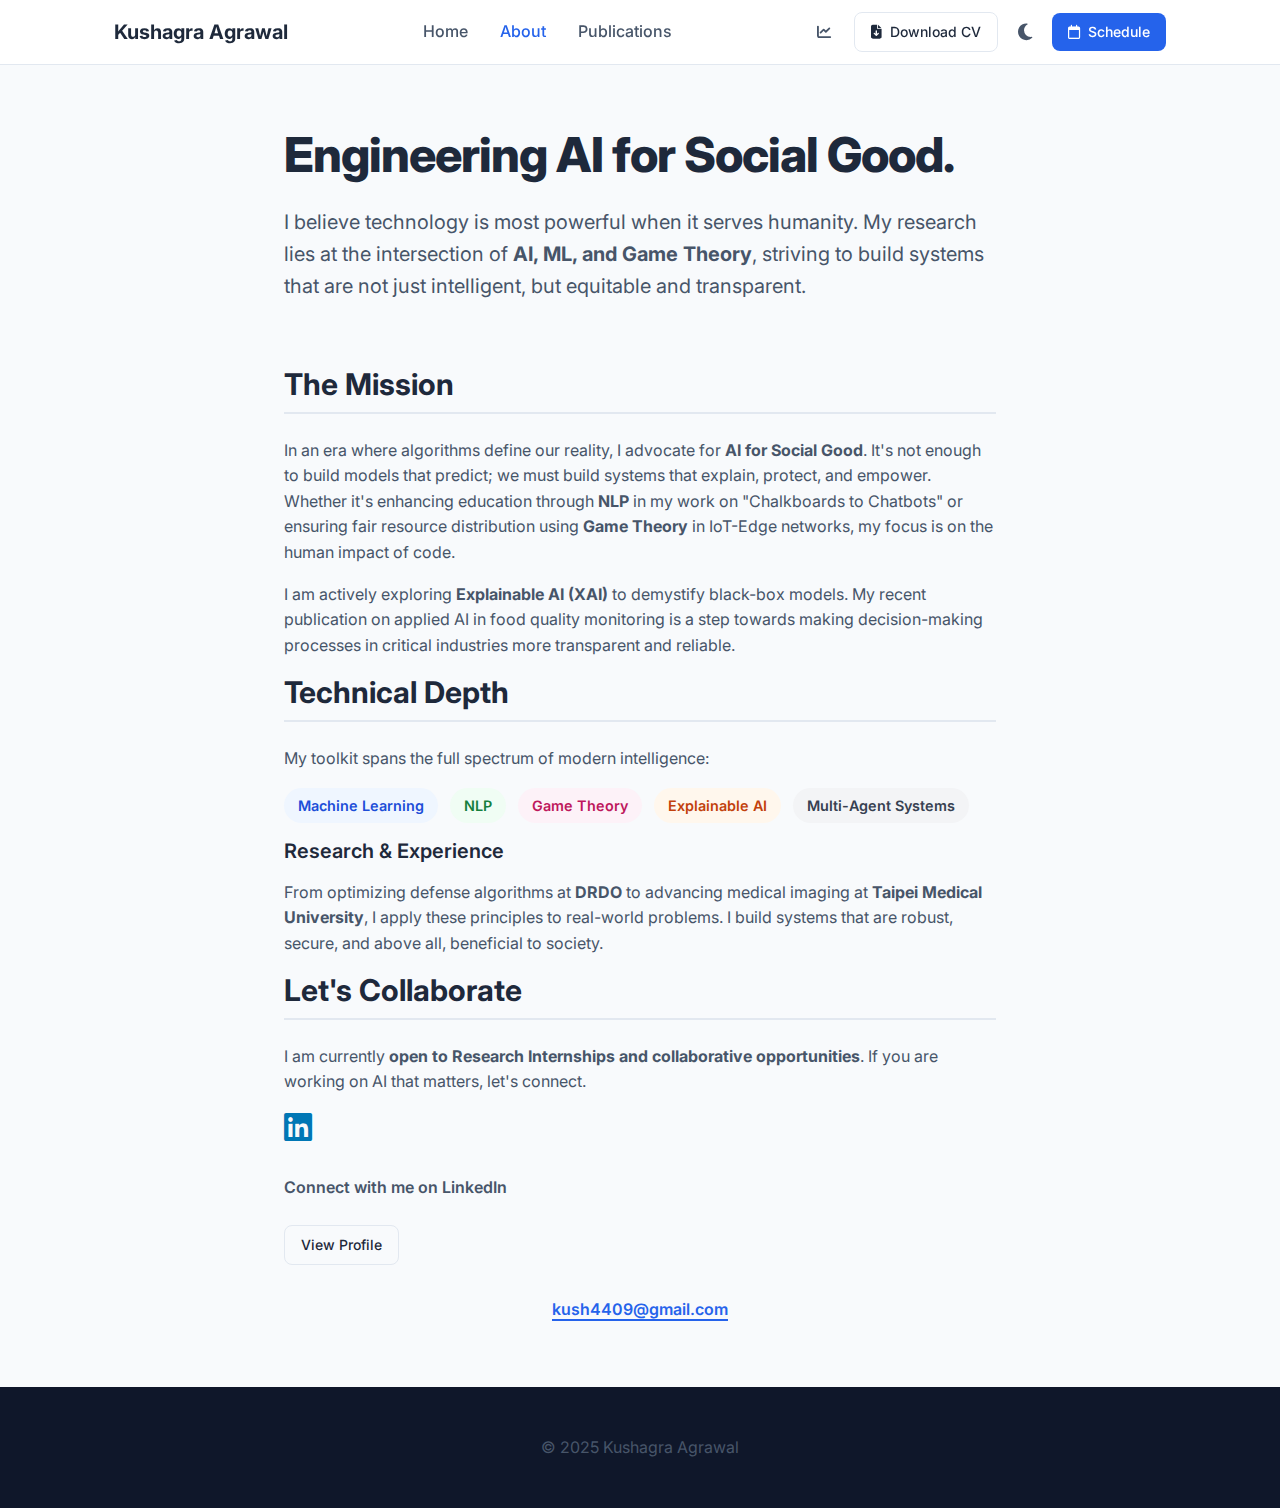
<file: about.html>
<!DOCTYPE html>
<html lang="en">

<head>
    <meta charset="UTF-8">
    <meta name="viewport" content="width=device-width, initial-scale=1.0">
    <title>About Me - Kushagra Agrawal</title>
    <link rel="stylesheet" href="style.css">
    <link rel="preconnect" href="https://fonts.googleapis.com">
    <link rel="preconnect" href="https://fonts.gstatic.com" crossorigin>
    <link href="https://fonts.googleapis.com/css2?family=Inter:wght@300;400;500;600;700;800&display=swap"
        rel="stylesheet">
    <link rel="stylesheet" href="https://cdnjs.cloudflare.com/ajax/libs/font-awesome/6.5.0/css/all.min.css">
</head>

<body>
    <header>
        <nav class="navbar">
            <div class="nav-left">
                <a class="brand" href="index.html">Kushagra Agrawal</a>
            </div>
            <button class="mobile-menu-toggle" aria-label="Toggle menu">
                <i class="fa-solid fa-bars"></i>
            </button>
            <ul class="nav-links">
                <li><a href="index.html">Home</a></li>
                <li><a href="about.html" style="color: var(--primary-color) !important;">About</a></li>
                <li><a href="publications.html">Publications</a></li>
                <li class="nav-cta-mobile">
                    <a class="btn-mobile" href="https://scholar.google.com/citations?user=hZgi4BgAAAAJ&hl=en"
                        target="_blank" rel="noopener">
                        <i class="fa-solid fa-chart-line"></i> Google Scholar Metrics
                    </a>
                </li>
                <li class="nav-cta-mobile">
                    <a class="btn-mobile" href="resume_kushagra.pdf" target="_blank" rel="noopener">
                        <i class="fa-solid fa-file-arrow-down"></i> Download CV
                    </a>
                </li>
                <li class="nav-cta-mobile">
                    <a class="btn-mobile" href="https://calendly.com/kush4409" target="_blank" rel="noopener">
                        <i class="fa-regular fa-calendar"></i> Schedule Meeting
                    </a>
                </li>
            </ul>
            <div class="nav-cta">
                <a class="btn btn-icon" href="https://scholar.google.com/citations?user=hZgi4BgAAAAJ&hl=en"
                    target="_blank" rel="noopener" aria-label="Google Scholar">
                    <i class="fa-solid fa-chart-line"></i>
                    <span class="tooltip">View metrics on Google Scholar</span>
                </a>
                <a class="btn btn-outline" href="resume_kushagra.pdf" target="_blank" rel="noopener"><i
                        class="fa-solid fa-file-arrow-down"></i> <span class="btn-text">Download CV</span></a>
                <button id="theme-toggle" class="theme-toggle" aria-label="Toggle Dark Mode">
                    <i class="fa-solid fa-moon"></i>
                </button>
                <a class="btn" href="https://calendly.com/kush4409" target="_blank" rel="noopener"><i
                        class="fa-regular fa-calendar"></i> <span class="btn-text">Schedule</span></a>
            </div>
        </nav>
    </header>

    <main>
        <section class="container animate-on-scroll" style="max-width: 760px; padding-top: 4rem;">

            <!-- Story Header -->
            <div class="story-header">
                <h1 class="story-title">
                    Engineering AI for Social Good.
                </h1>
                <p class="story-intro">
                    I believe technology is most powerful when it serves humanity. My research lies at the intersection
                    of <strong>AI, ML, and Game Theory</strong>, striving to build systems that are not just
                    intelligent, but equitable and transparent.
                </p>
            </div>

            <!-- Narrative Section -->
            <div class="article-content">
                <div class="about-story-section">
                    <h2>The Mission</h2>
                    <p>In an era where algorithms define our reality, I advocate for <strong>AI for Social
                            Good</strong>. It's not enough to build models that predict; we must build systems that
                        explain, protect, and empower. Whether it's enhancing education through <strong>NLP</strong> in
                        my work on "Chalkboards to Chatbots" or ensuring fair resource distribution using <strong>Game
                            Theory</strong> in IoT-Edge networks, my focus is on the human impact of code.</p>
                </div>

                <p>I am actively exploring <strong>Explainable AI (XAI)</strong> to demystify black-box models. My
                    recent publication on applied AI in food quality monitoring is a step towards making decision-making
                    processes in critical industries more transparent and reliable.</p>

                <div class="about-story-section">
                    <h2>Technical Depth</h2>
                    <p>My toolkit spans the full spectrum of modern intelligence:</p>
                    <ul
                        style="list-style: none; padding: 0; display: flex; flex-wrap: wrap; gap: 0.75rem; margin-top: 1rem;">
                        <li
                            style="background: #eff6ff; color: #1d4ed8; padding: 6px 14px; border-radius: 20px; font-weight: 600; font-size: 0.9rem;">
                            Machine Learning</li>
                        <li
                            style="background: #f0fdf4; color: #15803d; padding: 6px 14px; border-radius: 20px; font-weight: 600; font-size: 0.9rem;">
                            NLP</li>
                        <li
                            style="background: #fdf2f8; color: #be185d; padding: 6px 14px; border-radius: 20px; font-weight: 600; font-size: 0.9rem;">
                            Game Theory</li>
                        <li
                            style="background: #fff7ed; color: #c2410c; padding: 6px 14px; border-radius: 20px; font-weight: 600; font-size: 0.9rem;">
                            Explainable AI</li>
                        <li
                            style="background: #f3f4f6; color: #374151; padding: 6px 14px; border-radius: 20px; font-weight: 600; font-size: 0.9rem;">
                            Multi-Agent Systems</li>
                    </ul>
                </div>

                <h3>Research & Experience</h3>
                <p>From optimizing defense algorithms at <strong>DRDO</strong> to advancing medical imaging at
                    <strong>Taipei Medical University</strong>, I apply these principles to real-world problems. I build
                    systems that are robust, secure, and above all, beneficial to society.
                </p>

                <div class="about-story-section">
                    <h2>Let's Collaborate</h2>
                    <p>I am currently <strong>open to Research Internships and collaborative opportunities</strong>. If
                        you are working on AI that matters, let's connect.</p>
                </div>

                <!-- LinkedIn Embed Placeholder -->
                <div class="linkedin-embed">
                    <i class="fa-brands fa-linkedin" style="font-size: 2rem; color: #0077b5; margin-bottom: 1rem;"></i>
                    <p style="margin-bottom: 0.5rem; font-weight: 600;">Connect with me on LinkedIn</p>
                    <a href="https://www.linkedin.com/in/kushagra-agrawal-51a3121ab/" target="_blank"
                        class="btn btn-outline" style="margin-top: 1rem;">View Profile</a>
                </div>

                <p style="margin-top: 2rem; text-align: center;">
                    <a href="mailto:kush4409@gmail.com"
                        style="color: var(--primary-color); font-weight: 600; text-decoration: none; border-bottom: 2px solid var(--primary-color);">kush4409@gmail.com</a>
                </p>
            </div>

        </section>
    </main>

    <footer>
        <p>&copy; 2025 Kushagra Agrawal</p>
    </footer>
    <script src="script.js"></script>
</body>

</html>
</file>
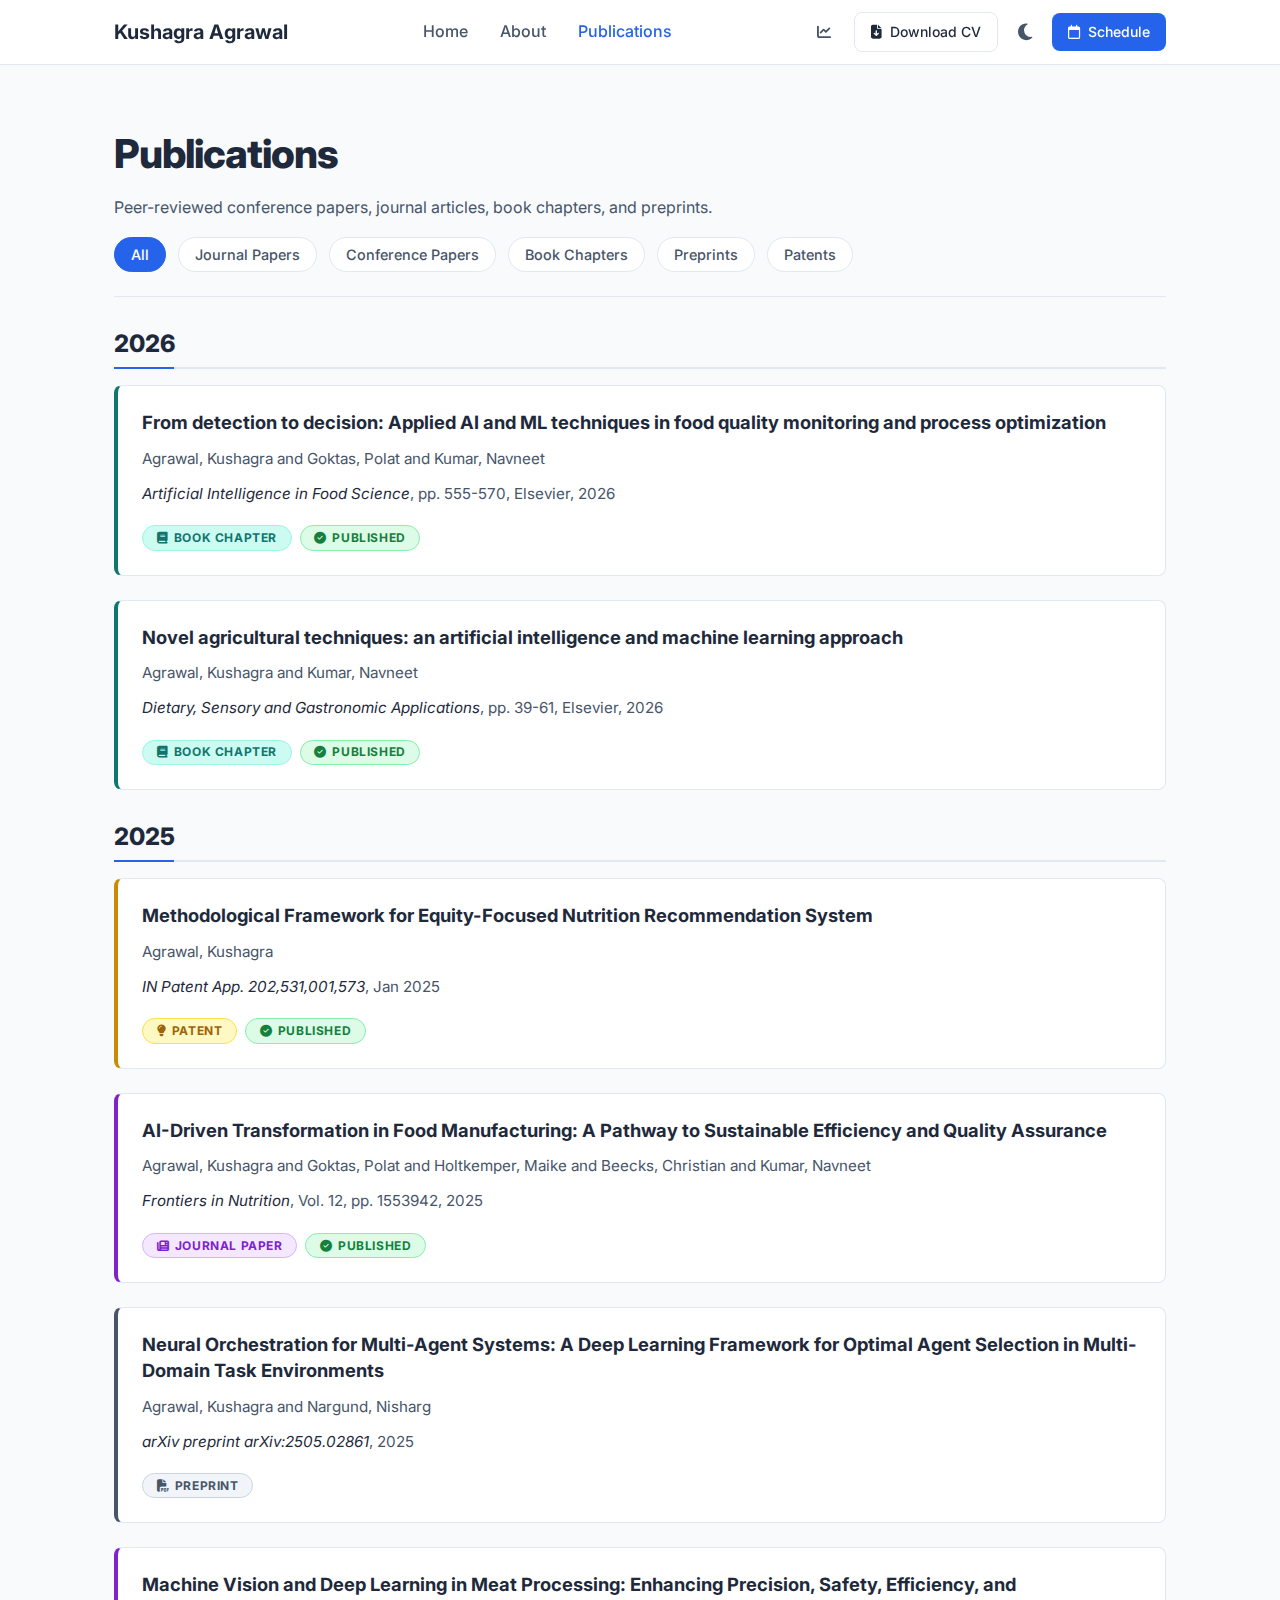
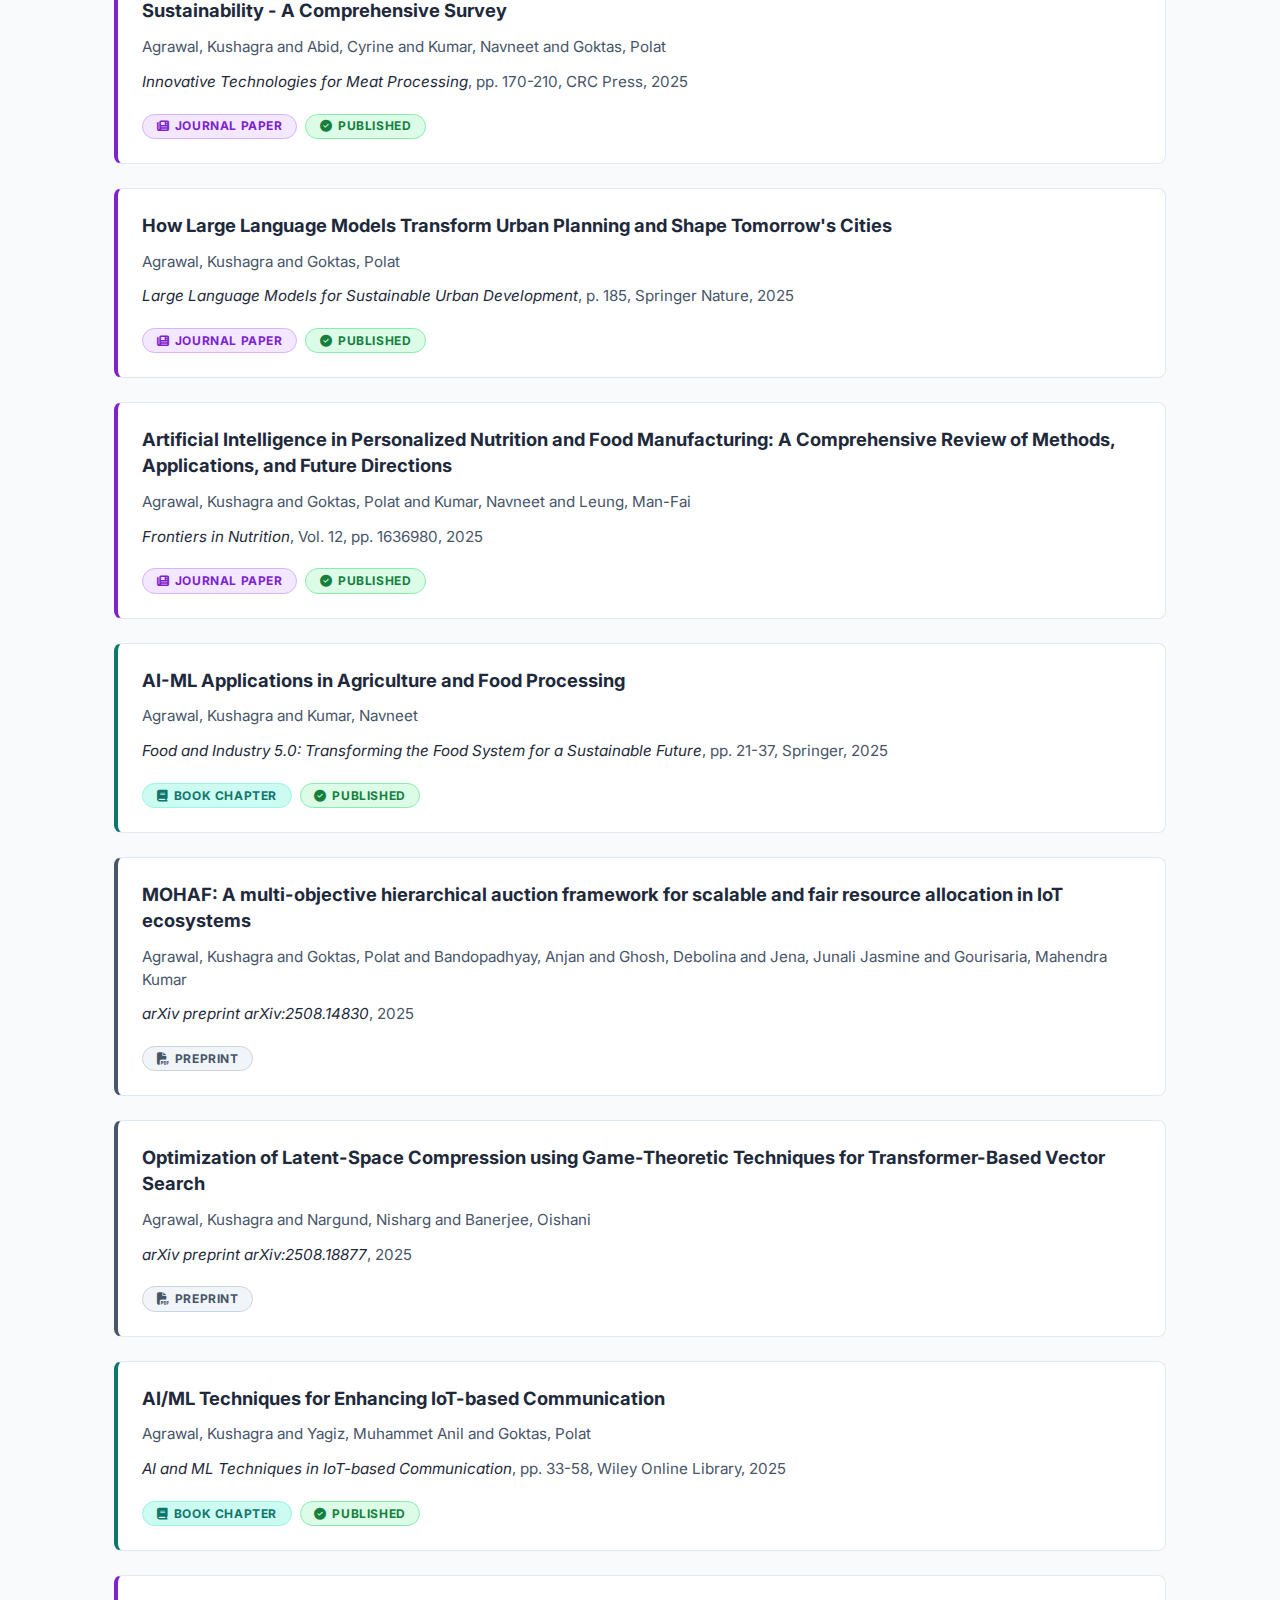
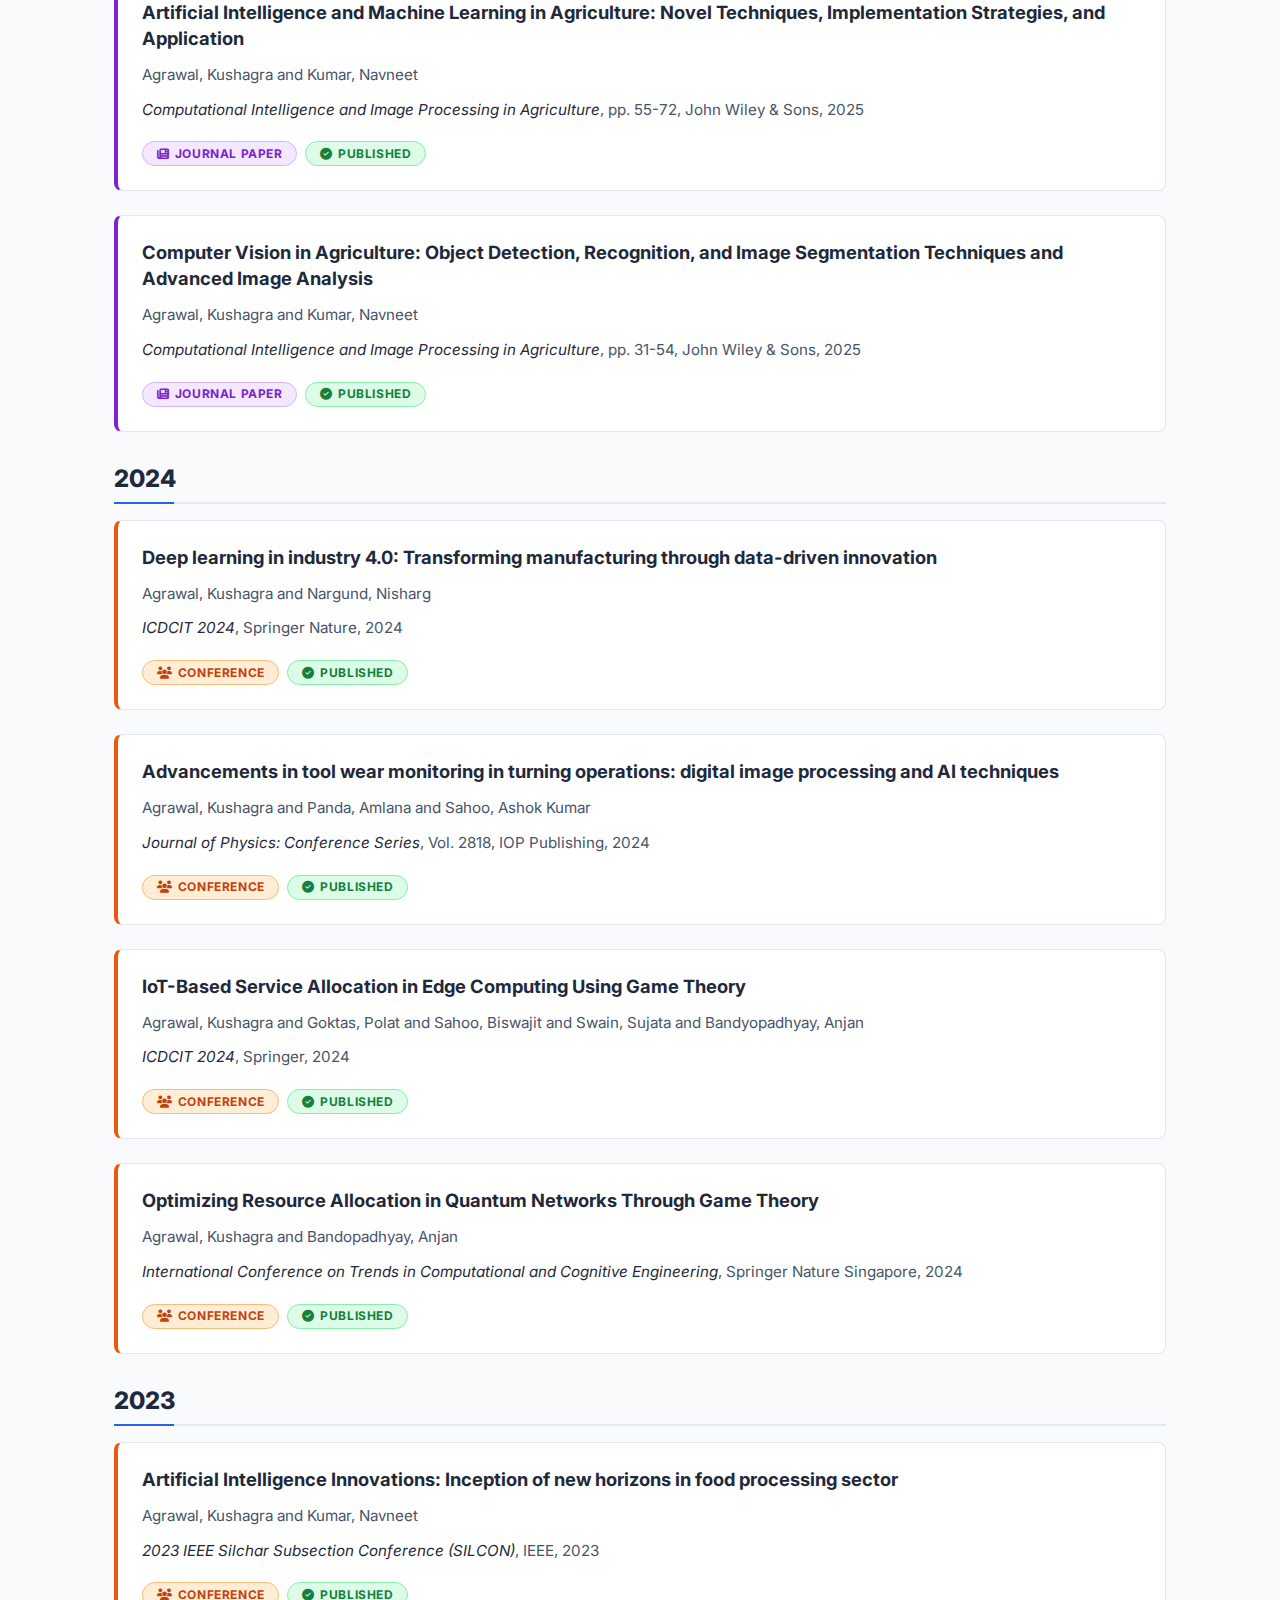
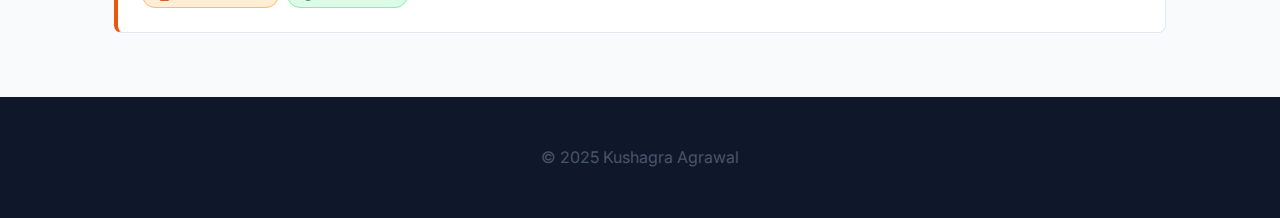
<file: publications.html>
<!DOCTYPE html>
<html lang="en">

<head>
    <meta charset="UTF-8">
    <meta name="viewport" content="width=device-width, initial-scale=1.0">
    <title>Publications - Kushagra Agrawal</title>
    <link rel="stylesheet" href="style.css">
    <link rel="preconnect" href="https://fonts.googleapis.com">
    <link rel="preconnect" href="https://fonts.gstatic.com" crossorigin>
    <link href="https://fonts.googleapis.com/css2?family=Inter:wght@300;400;500;600;700&display=swap" rel="stylesheet">
    <link rel="stylesheet" href="https://cdnjs.cloudflare.com/ajax/libs/font-awesome/6.5.0/css/all.min.css">
</head>

<body>
    <header>
        <nav class="navbar">
            <div class="nav-left">
                <a class="brand" href="index.html">Kushagra Agrawal</a>
            </div>
            <button class="mobile-menu-toggle" aria-label="Toggle menu">
                <i class="fa-solid fa-bars"></i>
            </button>
            <ul class="nav-links">
                <li><a href="index.html">Home</a></li>
                <li><a href="about.html">About</a></li>
                <li><a href="publications.html" style="color: var(--primary-color) !important;">Publications</a></li>
                <li class="nav-cta-mobile">
                    <a class="btn-mobile" href="https://scholar.google.com/citations?user=hZgi4BgAAAAJ&hl=en"
                        target="_blank" rel="noopener">
                        <i class="fa-solid fa-chart-line"></i> Google Scholar Metrics
                    </a>
                </li>
                <li class="nav-cta-mobile">
                    <a class="btn-mobile" href="resume_kushagra.pdf" target="_blank" rel="noopener">
                        <i class="fa-solid fa-file-arrow-down"></i> Download CV
                    </a>
                </li>
                <li class="nav-cta-mobile">
                    <a class="btn-mobile" href="https://calendly.com/kush4409" target="_blank" rel="noopener">
                        <i class="fa-regular fa-calendar"></i> Schedule Meeting
                    </a>
                </li>
            </ul>
            <div class="nav-cta">
                <a class="btn btn-icon" href="https://scholar.google.com/citations?user=hZgi4BgAAAAJ&hl=en"
                    target="_blank" rel="noopener" aria-label="Google Scholar">
                    <i class="fa-solid fa-chart-line"></i>
                    <span class="tooltip">View metrics on Google Scholar</span>
                </a>
                <a class="btn btn-outline" href="resume_kushagra.pdf" target="_blank" rel="noopener"><i
                        class="fa-solid fa-file-arrow-down"></i> <span class="btn-text">Download CV</span></a>
                <button id="theme-toggle" class="theme-toggle" aria-label="Toggle Dark Mode">
                    <i class="fa-solid fa-moon"></i>
                </button>
                <a class="btn" href="https://calendly.com/kush4409" target="_blank" rel="noopener"><i
                        class="fa-regular fa-calendar"></i> <span class="btn-text">Schedule</span></a>
            </div>
        </nav>
    </header>

    <main>
        <section class="container animate-on-scroll" style="padding-top: 4rem;">
            <h1>Publications</h1>
            <p>Peer-reviewed conference papers, journal articles, book chapters, and preprints.</p>

            <!-- Litmaps Integration (Removed as per request) -->

            <div id="publications-filter" class="filter-container">
                <button class="filter-btn active" data-filter="all">All</button>
                <button class="filter-btn" data-filter="type-journal">Journal Papers</button>
                <button class="filter-btn" data-filter="type-conference">Conference Papers</button>
                <button class="filter-btn" data-filter="type-book">Book Chapters</button>
                <button class="filter-btn" data-filter="type-preprint">Preprints</button>
                <button class="filter-btn" data-filter="type-patent">Patents</button>
            </div>

            <div id="full-publications-list">

                <h2 class="year-heading">2026</h2>

                <div class="selected-publication type-book">
                    <a href="https://www.sciencedirect.com/science/chapter/edited-volume/abs/pii/B978044326468900045X"
                        target="_blank" rel="noopener">From
                        detection to decision: Applied AI and ML techniques in food quality monitoring and
                        process optimization</a>
                    <div class="pub-meta">Agrawal, Kushagra and Goktas, Polat and Kumar, Navneet</div>
                    <div class="pub-meta"><em>Artificial Intelligence in Food Science</em>, pp. 555-570, Elsevier, 2026
                    </div>
                    <div class="pub-tags">
                        <span class="pub-tag tag-book-chapter"><i class="fa-solid fa-book"></i> Book Chapter</span>
                        <span class="pub-tag tag-published"><i class="fa-solid fa-check-circle"></i> Published</span>
                    </div>
                </div>

                <div class="selected-publication type-book">
                    <a href="https://www.sciencedirect.com/science/chapter/edited-volume/abs/pii/B9780443333453000067"
                        target="_blank" rel="noopener">Novel agricultural techniques: an artificial intelligence and
                        machine learning
                        approach</a>
                    <div class="pub-meta">Agrawal, Kushagra and Kumar, Navneet</div>
                    <div class="pub-meta"><em>Dietary, Sensory and Gastronomic Applications</em>, pp. 39-61, Elsevier,
                        2026</div>
                    <div class="pub-tags">
                        <span class="pub-tag tag-book-chapter"><i class="fa-solid fa-book"></i> Book Chapter</span>
                        <span class="pub-tag tag-published"><i class="fa-solid fa-check-circle"></i> Published</span>
                    </div>
                </div>

                <h2 class="year-heading">2025</h2>

                <div class="selected-publication type-patent">
                    <a href="https://iprsearch.ipindia.gov.in/publicsearch" target="_blank"
                        rel="noopener">Methodological Framework for Equity-Focused Nutrition Recommendation System</a>
                    <div class="pub-meta">Agrawal, Kushagra</div>
                    <div class="pub-meta"><em>IN Patent App. 202,531,001,573</em>, Jan 2025</div>
                    <div class="pub-tags">
                        <span class="pub-tag tag-patent"><i class="fa-solid fa-lightbulb"></i> Patent</span>
                        <span class="pub-tag tag-published"><i class="fa-solid fa-check-circle"></i> Published</span>
                    </div>
                </div>

                <div class="selected-publication type-journal">
                    <a href="https://www.frontiersin.org/journals/nutrition/articles/10.3389/fnut.2025.1553942/full"
                        target="_blank" rel="noopener">AI-Driven Transformation in Food Manufacturing: A Pathway to
                        Sustainable
                        Efficiency and
                        Quality Assurance</a>
                    <div class="pub-meta">Agrawal, Kushagra and Goktas, Polat and Holtkemper, Maike and Beecks,
                        Christian and Kumar, Navneet</div>
                    <div class="pub-meta"><em>Frontiers in Nutrition</em>, Vol. 12, pp. 1553942, 2025</div>
                    <div class="pub-tags">
                        <span class="pub-tag tag-journal"><i class="fa-solid fa-newspaper"></i> Journal Paper</span>
                        <span class="pub-tag tag-published"><i class="fa-solid fa-check-circle"></i> Published</span>
                    </div>
                </div>

                <div class="selected-publication type-preprint">
                    <a href="https://arxiv.org/abs/2505.02861" target="_blank" rel="noopener">Neural Orchestration for
                        Multi-Agent Systems: A Deep Learning Framework for Optimal
                        Agent Selection in Multi-Domain Task Environments</a>
                    <div class="pub-meta">Agrawal, Kushagra and Nargund, Nisharg</div>
                    <div class="pub-meta"><em>arXiv preprint arXiv:2505.02861</em>, 2025</div>
                    <div class="pub-tags">
                        <span class="pub-tag tag-preprint"><i class="fa-solid fa-file-pdf"></i> Preprint</span>
                    </div>
                </div>

                <div class="selected-publication type-journal">
                    <a href="https://www.taylorfrancis.com/chapters/edit/10.1201/9781003531791-8/machine-vision-deep-learning-meat-processing-kushagra-agrawal-cyrine-abid-navneet-kumar-polat-goktas"
                        target="_blank" rel="noopener">Machine Vision and Deep Learning in Meat Processing: Enhancing
                        Precision, Safety,
                        Efficiency, and Sustainability - A Comprehensive Survey</a>
                    <div class="pub-meta">Agrawal, Kushagra and Abid, Cyrine and Kumar, Navneet and Goktas, Polat</div>
                    <div class="pub-meta"><em>Innovative Technologies for Meat Processing</em>, pp. 170-210, CRC Press,
                        2025</div>
                    <div class="pub-tags">
                        <span class="pub-tag tag-journal"><i class="fa-solid fa-newspaper"></i> Journal Paper</span>
                        <span class="pub-tag tag-published"><i class="fa-solid fa-check-circle"></i> Published</span>
                    </div>
                </div>

                <div class="selected-publication type-journal">
                    <a href="https://link.springer.com/chapter/10.1007/978-3-031-86039-3_8" target="_blank"
                        rel="noopener">How Large Language Models Transform Urban Planning and Shape
                        Tomorrow's Cities</a>
                    <div class="pub-meta">Agrawal, Kushagra and Goktas, Polat</div>
                    <div class="pub-meta"><em>Large Language Models for Sustainable Urban Development</em>, p. 185,
                        Springer Nature, 2025</div>
                    <div class="pub-tags">
                        <span class="pub-tag tag-journal"><i class="fa-solid fa-newspaper"></i> Journal Paper</span>
                        <span class="pub-tag tag-published"><i class="fa-solid fa-check-circle"></i> Published</span>
                    </div>
                </div>

                <div class="selected-publication type-journal">
                    <a href="https://www.frontiersin.org/articles/10.3389/fnut.2025.1636980/full" target="_blank"
                        rel="noopener">Artificial Intelligence in Personalized Nutrition and Food Manufacturing: A
                        Comprehensive Review of Methods, Applications, and Future Directions</a>
                    <div class="pub-meta">Agrawal, Kushagra and Goktas, Polat and Kumar, Navneet and Leung, Man-Fai
                    </div>
                    <div class="pub-meta"><em>Frontiers in Nutrition</em>, Vol. 12, pp. 1636980, 2025</div>
                    <div class="pub-tags">
                        <span class="pub-tag tag-journal"><i class="fa-solid fa-newspaper"></i> Journal Paper</span>
                        <span class="pub-tag tag-published"><i class="fa-solid fa-check-circle"></i> Published</span>
                    </div>
                </div>

                <div class="selected-publication type-book">
                    <a href="https://link.springer.com/chapter/10.1007/978-3-031-76758-6_2" target="_blank"
                        rel="noopener">AI-ML Applications in Agriculture and Food Processing</a>
                    <div class="pub-meta">Agrawal, Kushagra and Kumar, Navneet</div>
                    <div class="pub-meta"><em>Food and Industry 5.0: Transforming the Food System for a Sustainable
                            Future</em>, pp. 21-37, Springer, 2025</div>
                    <div class="pub-tags">
                        <span class="pub-tag tag-book-chapter"><i class="fa-solid fa-book"></i> Book Chapter</span>
                        <span class="pub-tag tag-published"><i class="fa-solid fa-check-circle"></i> Published</span>
                    </div>
                </div>

                <div class="selected-publication type-preprint">
                    <a href="https://arxiv.org/abs/2508.14830" target="_blank" rel="noopener">MOHAF: A multi-objective
                        hierarchical auction framework for scalable and fair resource
                        allocation in IoT ecosystems</a>
                    <div class="pub-meta">Agrawal, Kushagra and Goktas, Polat and Bandopadhyay, Anjan and Ghosh,
                        Debolina and Jena, Junali Jasmine and Gourisaria, Mahendra Kumar</div>
                    <div class="pub-meta"><em>arXiv preprint arXiv:2508.14830</em>, 2025</div>
                    <div class="pub-tags">
                        <span class="pub-tag tag-preprint"><i class="fa-solid fa-file-pdf"></i> Preprint</span>
                    </div>
                </div>

                <div class="selected-publication type-preprint">
                    <a href="https://arxiv.org/abs/2508.18877" target="_blank" rel="noopener">Optimization of
                        Latent-Space Compression using Game-Theoretic Techniques for
                        Transformer-Based Vector Search</a>
                    <div class="pub-meta">Agrawal, Kushagra and Nargund, Nisharg and Banerjee, Oishani</div>
                    <div class="pub-meta"><em>arXiv preprint arXiv:2508.18877</em>, 2025</div>
                    <div class="pub-tags">
                        <span class="pub-tag tag-preprint"><i class="fa-solid fa-file-pdf"></i> Preprint</span>
                    </div>
                </div>

                <div class="selected-publication type-book">
                    <a href="https://onlinelibrary.wiley.com/doi/abs/10.1002/9781394337262.ch02" target="_blank"
                        rel="noopener">AI/ML Techniques for Enhancing IoT-based Communication</a>
                    <div class="pub-meta">Agrawal, Kushagra and Yagiz, Muhammet Anil and Goktas, Polat</div>
                    <div class="pub-meta"><em>AI and ML Techniques in IoT-based Communication</em>, pp. 33-58, Wiley
                        Online Library, 2025</div>
                    <div class="pub-tags">
                        <span class="pub-tag tag-book-chapter"><i class="fa-solid fa-book"></i> Book Chapter</span>
                        <span class="pub-tag tag-published"><i class="fa-solid fa-check-circle"></i> Published</span>
                    </div>
                </div>

                <div class="selected-publication type-journal">
                    <a href="https://onlinelibrary.wiley.com/doi/abs/10.1002/9781394320905.ch04" target="_blank"
                        rel="noopener">Artificial Intelligence and Machine Learning in Agriculture: Novel Techniques,
                        Implementation Strategies, and Application</a>
                    <div class="pub-meta">Agrawal, Kushagra and Kumar, Navneet</div>
                    <div class="pub-meta"><em>Computational Intelligence and Image Processing in Agriculture</em>, pp.
                        55-72, John Wiley & Sons, 2025</div>
                    <div class="pub-tags">
                        <span class="pub-tag tag-journal"><i class="fa-solid fa-newspaper"></i> Journal Paper</span>
                        <span class="pub-tag tag-published"><i class="fa-solid fa-check-circle"></i> Published</span>
                    </div>
                </div>

                <div class="selected-publication type-journal">
                    <a href="" target="_blank" rel="noopener">Computer Vision in Agriculture: Object Detection,
                        Recognition, and Image
                        Segmentation
                        Techniques and Advanced Image Analysis</a>
                    <div class="pub-meta">Agrawal, Kushagra and Kumar, Navneet</div>
                    <div class="pub-meta"><em>Computational Intelligence and Image Processing in Agriculture</em>, pp.
                        31-54, John Wiley & Sons, 2025</div>
                    <div class="pub-tags">
                        <span class="pub-tag tag-journal"><i class="fa-solid fa-newspaper"></i> Journal Paper</span>
                        <span class="pub-tag tag-published"><i class="fa-solid fa-check-circle"></i> Published</span>
                    </div>
                </div>


                <h2 class="year-heading">2024</h2>

                <div class="selected-publication type-conference">
                    <a href="https://link.springer.com/chapter/10.1007/978-3-031-50583-6_15" target="_blank"
                        rel="noopener">Deep learning in industry 4.0: Transforming manufacturing through data-driven
                        innovation</a>
                    <div class="pub-meta">Agrawal, Kushagra and Nargund, Nisharg</div>
                    <div class="pub-meta"><em>ICDCIT 2024</em>, Springer Nature, 2024</div>
                    <div class="pub-tags">
                        <span class="pub-tag tag-conference"><i class="fa-solid fa-users"></i> Conference</span>
                        <span class="pub-tag tag-published"><i class="fa-solid fa-check-circle"></i> Published</span>
                    </div>
                </div>

                <div class="selected-publication type-conference">
                    <a href="https://iopscience.iop.org/article/10.1088/1742-6596/2818/1/012040" target="_blank"
                        rel="noopener">Advancements in tool wear monitoring in turning operations: digital image
                        processing and
                        AI techniques</a>
                    <div class="pub-meta">Agrawal, Kushagra and Panda, Amlana and Sahoo, Ashok Kumar</div>
                    <div class="pub-meta"><em>Journal of Physics: Conference Series</em>, Vol. 2818, IOP Publishing,
                        2024</div>
                    <div class="pub-tags">
                        <span class="pub-tag tag-conference"><i class="fa-solid fa-users"></i> Conference</span>
                        <span class="pub-tag tag-published"><i class="fa-solid fa-check-circle"></i> Published</span>
                    </div>
                </div>

                <div class="selected-publication type-conference">
                    <a href="https://link.springer.com/chapter/10.1007/978-3-031-81404-4_4" target="_blank"
                        rel="noopener">IoT-Based Service Allocation in Edge Computing Using Game
                        Theory</a>
                    <div class="pub-meta">Agrawal, Kushagra and Goktas, Polat and Sahoo, Biswajit and Swain, Sujata and
                        Bandyopadhyay, Anjan</div>
                    <div class="pub-meta"><em>ICDCIT 2024</em>, Springer, 2024</div>
                    <div class="pub-tags">
                        <span class="pub-tag tag-conference"><i class="fa-solid fa-users"></i> Conference</span>
                        <span class="pub-tag tag-published"><i class="fa-solid fa-check-circle"></i> Published</span>
                    </div>
                </div>

                <div class="selected-publication type-conference">
                    <a href="https://link.springer.com/chapter/10.1007/978-981-95-1069-6_16" target="_blank"
                        rel="noopener">Optimizing
                        Resource Allocation in Quantum Networks Through Game Theory</a>
                    <div class="pub-meta">Agrawal, Kushagra and Bandopadhyay, Anjan</div>
                    <div class="pub-meta"><em>International Conference on Trends in Computational and Cognitive
                            Engineering</em>, Springer Nature Singapore, 2024</div>
                    <div class="pub-tags">
                        <span class="pub-tag tag-conference"><i class="fa-solid fa-users"></i> Conference</span>
                        <span class="pub-tag tag-published"><i class="fa-solid fa-check-circle"></i> Published</span>
                    </div>
                </div>

                <h2 class="year-heading">2023</h2>

                <div class="selected-publication type-conference">
                    <a href="https://ieeexplore.ieee.org/document/10404183" target="_blank" rel="noopener">Artificial
                        Intelligence Innovations: Inception of new horizons in food processing
                        sector</a>
                    <div class="pub-meta">Agrawal, Kushagra and Kumar, Navneet</div>
                    <div class="pub-meta"><em>2023 IEEE Silchar Subsection Conference (SILCON)</em>, IEEE, 2023</div>
                    <div class="pub-tags">
                        <span class="pub-tag tag-conference"><i class="fa-solid fa-users"></i> Conference</span>
                        <span class="pub-tag tag-published"><i class="fa-solid fa-check-circle"></i> Published</span>
                    </div>
                </div>

            </div>
        </section>
    </main>

    <footer>
        <p>&copy; 2025 Kushagra Agrawal</p>
    </footer>

    <script src="script.js"></script>
    <script>
        document.addEventListener('DOMContentLoaded', function () {
            const filterBtns = document.querySelectorAll('.filter-btn');
            const publications = document.querySelectorAll('.selected-publication');
            const yearHeadings = document.querySelectorAll('.year-heading');

            filterBtns.forEach(btn => {
                btn.addEventListener('click', () => {
                    // Remove active class from all buttons
                    filterBtns.forEach(b => b.classList.remove('active'));
                    // Add active class to clicked button
                    btn.classList.add('active');

                    const filterValue = btn.getAttribute('data-filter');

                    publications.forEach(pub => {
                        if (filterValue === 'all') {
                            pub.classList.remove('hidden');
                        } else {
                            if (pub.classList.contains(filterValue)) {
                                pub.classList.remove('hidden');
                            } else {
                                pub.classList.add('hidden');
                            }
                        }
                    });

                    // Check visibility of year headings
                    yearHeadings.forEach(heading => {
                        // Find all visible siblings after this heading until the next heading
                        let nextNode = heading.nextElementSibling;
                        let hasVisiblePubs = false;

                        while (nextNode && !nextNode.classList.contains('year-heading')) {
                            if (nextNode.classList.contains('selected-publication') && !nextNode.classList.contains('hidden')) {
                                hasVisiblePubs = true;
                                break;
                            }
                            nextNode = nextNode.nextElementSibling;
                        }

                        if (hasVisiblePubs) {
                            heading.classList.remove('hidden');
                        } else {
                            heading.classList.add('hidden');
                        }
                    });
                });
            });
        });
    </script>
</body>

</html>
</file>
<file: style.css>
/* Modern Design System & CSS Variables */
:root {
    --primary-color: #2563eb;
    --primary-dark: #1d4ed8;
    --secondary-color: #64748b;
    --background-color: #f8fafc;
    --surface-color: #ffffff;
    --text-primary: #1e293b;
    --text-secondary: #475569;
    --border-color: #e2e8f0;
    --accent-color: #0ea5e9;
    --success-color: #10b981;
    --font-family: 'Inter', system-ui, -apple-system, sans-serif;
    --shadow-sm: 0 1px 2px 0 rgb(0 0 0 / 0.05);
    --shadow-md: 0 4px 6px -1px rgb(0 0 0 / 0.1), 0 2px 4px -2px rgb(0 0 0 / 0.1);
    --shadow-lg: 0 10px 15px -3px rgb(0 0 0 / 0.1), 0 4px 6px -4px rgb(0 0 0 / 0.1);
    --radius-md: 0.5rem;
    --radius-lg: 0.75rem;
    --ticker-bg: #1e293b;
    --ticker-text: #f8fafc;
    --header-bg: rgba(255, 255, 255, 0.9);
}

[data-theme="dark"] {
    --primary-color: #60a5fa;
    --primary-dark: #3b82f6;
    --secondary-color: #94a3b8;
    --background-color: #0f172a;
    --surface-color: #1e293b;
    --text-primary: #f1f5f9;
    --text-secondary: #cbd5e1;
    --border-color: #334155;
    --accent-color: #38bdf8;
    --success-color: #34d399;
    --shadow-sm: 0 1px 2px 0 rgb(0 0 0 / 0.3);
    --shadow-md: 0 4px 6px -1px rgb(0 0 0 / 0.3), 0 2px 4px -2px rgb(0 0 0 / 0.3);
    --poster-shadow: 0 20px 25px -5px rgb(0 0 0 / 0.3), 0 10px 10px -5px rgb(0 0 0 / 0.2);
    --header-bg: rgba(15, 23, 42, 0.9);
}

/* Animations */
@keyframes fadeInUp {
    from {
        opacity: 0;
        transform: translateY(20px);
    }

    to {
        opacity: 1;
        transform: translateY(0);
    }
}

.animate-on-scroll {
    opacity: 0;
    transform: translateY(20px);
    transition: opacity 0.6s ease-out, transform 0.6s ease-out;
}

.animate-on-scroll.visible {
    opacity: 1;
    transform: translateY(0);
}

/* Theme Toggle Switch */
.theme-toggle {
    background: none;
    border: none;
    cursor: pointer;
    padding: 0.5rem;
    color: var(--text-secondary);
    transition: color 0.2s;
    font-size: 1.2rem;
    display: flex;
    align-items: center;
    justify-content: center;
}

.theme-toggle:hover {
    color: var(--primary-color);
}

/* Global Reset & Typography */
* {
    box-sizing: border-box;
}

body {
    font-family: var(--font-family);
    margin: 0;
    background-color: var(--background-color);
    color: var(--text-primary);
    line-height: 1.6;
    -webkit-font-smoothing: antialiased;
}

h1,
h2,
h3,
h4,
h5,
h6 {
    margin-top: 0;
    color: var(--text-primary);
    line-height: 1.25;
}

h1 {
    font-size: 2.5rem;
    font-weight: 800;
    letter-spacing: -0.025em;
    margin-bottom: 1rem;
}

h2 {
    font-size: 1.875rem;
    font-weight: 700;
    margin-bottom: 1.5rem;
    border-bottom: 2px solid var(--border-color);
    padding-bottom: 0.5rem;
}

h3 {
    font-size: 1.25rem;
    font-weight: 600;
    margin-bottom: 0.5rem;
}

p {
    margin-bottom: 1rem;
    color: var(--text-secondary);
}

a {
    color: var(--primary-color);
    text-decoration: none;
    transition: color 0.2s;
}

a:hover {
    color: var(--primary-dark);
    text-decoration: underline;
}

.container {
    max-width: 1100px;
    margin: 0 auto;
    padding: 0 1.5rem;
}

/* Header & Navbar */
header {
    background-color: var(--header-bg);
    backdrop-filter: blur(10px);
    border-bottom: 1px solid var(--border-color);
    position: sticky;
    top: 0;
    z-index: 100;
    padding: 0.75rem 0;
}

.navbar {
    display: flex;
    align-items: center;
    justify-content: space-between;
    max-width: 1100px;
    margin: 0 auto;
    padding: 0 1.5rem;
}

.brand {
    font-size: 1.25rem;
    font-weight: 700;
    color: var(--text-primary) !important;
    text-decoration: none;
}

.nav-links {
    display: flex;
    list-style: none;
    gap: 2rem;
    margin: 0;
    padding: 0;
}

.nav-links a {
    color: var(--text-secondary) !important;
    font-weight: 500;
    text-decoration: none;
}

.nav-links a:hover {
    color: var(--primary-color) !important;
    text-decoration: none;
}

.mobile-menu-toggle {
    display: none;
}

.nav-cta-mobile {
    display: none;
}

.nav-cta {
    display: flex;
    align-items: center;
    gap: 0.75rem;
}

/* Buttons */
.btn {
    display: inline-flex;
    align-items: center;
    gap: 0.5rem;
    padding: 0.5rem 1rem;
    border-radius: var(--radius-md);
    font-weight: 500;
    font-size: 0.875rem;
    transition: all 0.2s;
    text-decoration: none !important;
    cursor: pointer;
}

.btn-primary {
    /* Explicit primary button class if needed later */
    background-color: var(--primary-color);
    color: white;
}

.btn-primary:hover {
    background-color: var(--primary-dark);
}

.btn {
    /* Default override for existing classes */
    background-color: var(--primary-color);
    color: white !important;
}

.btn:hover {
    background-color: var(--primary-dark);
    transform: translateY(-1px);
}

.btn-outline {
    background-color: transparent;
    border: 1px solid var(--border-color);
    color: var(--text-primary) !important;
}

.btn-outline:hover {
    border-color: var(--primary-color);
    color: var(--primary-color) !important;
    background-color: transparent;
}

.btn-icon {
    width: 36px;
    height: 36px;
    padding: 0;
    border-radius: 50%;
    justify-content: center;
    color: var(--text-secondary) !important;
    background-color: transparent;
    position: relative;
}

.btn-icon:hover {
    background-color: var(--border-color);
    color: var(--primary-color) !important;
}

.btn-icon .tooltip {
    position: absolute;
    bottom: -35px;
    left: 50%;
    transform: translateX(-50%);
    background: var(--text-primary);
    color: white;
    padding: 4px 8px;
    border-radius: 4px;
    font-size: 0.75rem;
    opacity: 0;
    pointer-events: none;
    transition: opacity 0.2s;
    white-space: nowrap;
}

.btn-icon:hover .tooltip {
    opacity: 1;
}

/* Ticker Styles */
#news-ticker-section {
    background-color: var(--ticker-bg);
    color: var(--ticker-text);
    overflow: hidden;
    padding: 0.75rem 0;
    position: relative;
}

.ticker-wrap {
    display: flex;
    align-items: center;
    max-width: 100%;
}

.ticker-heading {
    background-color: var(--accent-color);
    color: white;
    padding: 0.25rem 1rem;
    font-weight: 700;
    font-size: 0.875rem;
    border-radius: 0 20px 20px 0;
    margin-right: 1rem;
    white-space: nowrap;
    z-index: 10;
    box-shadow: 2px 0 10px rgba(0, 0, 0, 0.2);
}

.ticker {
    display: inline-block;
    white-space: nowrap;
    animation: ticker 60s linear infinite;
}

.ticker:hover {
    animation-play-state: paused;
}

.ticker__item {
    display: inline-block;
    padding: 0 2rem;
    font-size: 0.95rem;
    color: rgba(255, 255, 255, 0.9);
}

@keyframes ticker {
    0% {
        transform: translate3d(0, 0, 0);
    }

    100% {
        transform: translate3d(-50%, 0, 0);
    }

    /* Assuming duplicated content */
}

/* Announcement */
#announcement {
    margin-top: 1rem;
    margin-bottom: 2rem;
}

#announcement .news-item {
    background: linear-gradient(135deg, #eff6ff 0%, #dbeafe 100%);
    border: 1px solid #bfdbfe;
    color: #1e40af;
}

#announcement p {
    margin: 0;
    color: #1e40af;
}

#announcement a {
    color: #1e3a8a;
    font-weight: 600;
    text-decoration: underline;
}

/* Hero Section */
#hero {
    display: flex;
    align-items: center;
    justify-content: space-between;
    padding: 4rem 1.5rem;
    gap: 4rem;
}

.hero-text {
    flex: 1;
}

.hero-text h1 {
    font-size: 3rem;
    background: -webkit-linear-gradient(45deg, var(--primary-color), var(--accent-color));
    -webkit-background-clip: text;
    background-clip: text;
    -webkit-text-fill-color: transparent;
    margin-bottom: 0.5rem;
}

.hero-text h2 {
    font-size: 1.5rem;
    font-weight: 500;
    color: var(--text-secondary);
    border: none;
    margin-bottom: 1rem;
}

.availability {
    display: inline-block;
    background-color: #fef2f2;
    color: #dc2626;
    padding: 0.25rem 0.75rem;
    border-radius: 999px;
    font-size: 0.875rem;
    font-weight: 600;
    margin-bottom: 1rem;
    border: 1px solid #fecaca;
}

.contact-line {
    font-size: 0.95rem;
    display: flex;
    align-items: center;
    gap: 0.5rem;
}

.hero-image {
    flex: 0 0 320px;
    position: relative;
}

.hero-image img {
    width: 100%;
    height: auto;
    border-radius: 2rem;
    box-shadow: var(--shadow-lg);
    border: 4px solid white;
}

/* Sections General */
section {
    padding: 3rem 0;
}

section h2 {
    text-align: left;
}

/* Timeline Section - Wrapping (Snake-like) Layout */
.timeline-list {
    position: relative;
    max-width: 100%;
    margin: 0 auto;
    padding: 2rem 1rem;
    display: flex;
    flex-wrap: wrap;
    /* Allow wrapping */
    justify-content: center;
    /* Center items in rows */
    gap: 2rem;
    /* Vertical and horizontal gap */
    /* Remove scroll behavior */
    overflow-x: visible;
}

/* No scrollbars needed */
.timeline-list::-webkit-scrollbar {
    display: none;
}

/* The Horizontal Line is composed of pseudo elements on items */
.timeline-list::before {
    display: none;
}

/* Remove the main vertical line */

/* Timeline Items as Cards in Snake/Grid */
.timeline-item {
    position: relative;
    display: block;
    flex: 1 1 300px;
    /* Flex growth, min width 300px */
    max-width: 350px;
    margin-bottom: 0;
    padding: 0;
    border: none;
    box-shadow: none;
    background: transparent;
}

/* Remove the horizontal line segments for the wrapped view */
.timeline-item::before {
    display: none;
}

/* Remove top dot for wrapped view - cleaner grid look */
.timeline-item::after {
    display: none;
}

/* Reset content margins */
.timeline-item-content {
    margin-left: 0;
    margin-top: 0;
    /* Clean card style */
    background-color: var(--surface-color);
    border: 1px solid var(--border-color);
    padding: 1.5rem;
    border-radius: var(--radius-lg);
    box-shadow: var(--shadow-sm);
    transition: transform 0.2s, box-shadow 0.2s;
    height: 100%;
    /* Equal height cards */
}

/* Remove arrow */
.timeline-item-content::before {
    display: none;
}

/* Hover effect for cards */
.timeline-item-content:hover {
    transform: translateY(-4px);
    box-shadow: var(--shadow-md);
    border-color: var(--primary-color);
}

/* Project List (Keep as Grid) */
.project-list {
    display: grid;
    grid-template-columns: repeat(auto-fit, minmax(300px, 1fr));
    gap: 1.5rem;
}

/* Projects specific styling */
.project-item {
    background-color: var(--surface-color);
    border: 1px solid var(--border-color);
    padding: 1.5rem;
    border-radius: var(--radius-lg);
    box-shadow: var(--shadow-sm);
    transition: transform 0.2s, box-shadow 0.2s;
    border-left: 4px solid var(--accent-color);
}

.project-item:hover {
    transform: translateY(-4px);
    box-shadow: var(--shadow-md);
}

.news-feature {
    border-left: 4px solid var(--success-color);
    margin-bottom: 0.5rem;
}

/* Skills Section */
.skill-category {
    margin-bottom: 2.5rem;
    background: var(--surface-color);
    padding: 1.5rem;
    border-radius: var(--radius-lg);
    border: 1px solid var(--border-color);
}

.skill-category h3 {
    font-size: 1rem;
    color: var(--text-secondary);
    text-transform: uppercase;
    letter-spacing: 0.05em;
    margin-bottom: 1.25rem;
    display: flex;
    align-items: center;
    gap: 0.75rem;
    border-bottom: 1px solid var(--border-color);
    padding-bottom: 0.75rem;
}

.skill-list {
    display: flex;
    flex-wrap: wrap;
    gap: 0.75rem;
}

.skill-pill {
    background-color: var(--background-color);
    /* Slightly cleaner background */
    border: 1px solid var(--border-color);
    padding: 0.5rem 1rem;
    border-radius: 999px;
    font-weight: 500;
    font-size: 0.95rem;
    color: var(--text-primary);
    display: inline-flex;
    align-items: center;
    gap: 0.5rem;
    transition: all 0.2s;
    box-shadow: 0 1px 2px rgba(0, 0, 0, 0.05);
}

.skill-pill:hover {
    border-color: var(--primary-color);
    background-color: white;
    color: var(--primary-color);
    transform: translateY(-2px);
    box-shadow: var(--shadow-sm);
}

.skill-pill i {
    color: var(--text-secondary);
    font-size: 1.1rem;
}

.skill-pill:hover i {
    color: var(--primary-color);
}

/* Socials */
.socials-list {
    display: flex;
    flex-wrap: wrap;
    gap: 0.75rem;
    list-style: none;
    padding: 0;
    margin: 0 0 3rem 0;
}

.socials-list li {
    margin: 0;
    padding: 0;
}

.socials-list a {
    display: inline-flex;
    align-items: center;
    justify-content: center;
    gap: 0.6rem;
    padding: 0.75rem 1.25rem;
    background-color: var(--surface-color);
    border: 1px solid var(--border-color);
    border-radius: 999px;
    color: var(--text-secondary);
    font-weight: 500;
    font-size: 0.95rem;
    transition: all 0.25s cubic-bezier(0.4, 0, 0.2, 1);
    text-decoration: none;
    line-height: 1;
    min-height: 44px;
}

.socials-list a i {
    font-size: 1.1em;
}

.socials-list a:hover {
    background-color: var(--primary-color);
    color: white;
    border-color: var(--primary-color);
    transform: translateY(-2px);
    box-shadow: var(--shadow-md);
}

/* Map */
.map-canvas {
    width: 100%;
    height: 450px;
    border-radius: var(--radius-lg);
    box-shadow: var(--shadow-md);
    z-index: 1;
    /* Fix for leaflet z-index issues sometimes */
}

/* Selected Publications */
.selected-publication {
    background-color: var(--surface-color);
    border: 1px solid var(--border-color);
    border-left: 4px solid var(--primary-color);
    padding: 1.5rem;
    border-radius: var(--radius-md);
    margin-bottom: 1.5rem;
    transition: transform 0.2s, box-shadow 0.2s;
    position: relative;
    display: flex;
    /* Flex layout */
    flex-direction: column;
    gap: 0.5rem;
}

.selected-publication:hover {
    transform: translateY(-2px);
    box-shadow: var(--shadow-md);
}

.selected-publication.type-journal {
    border-left-color: #7e22ce;
}

.selected-publication.type-conference {
    border-left-color: #ea580c;
}

.selected-publication.type-book {
    border-left-color: #0f766e;
}

.selected-publication.type-preprint {
    border-left-color: #475569;
}

.selected-publication.type-patent {
    border-left-color: #ca8a04;
}

.selected-publication a {
    font-weight: 700;
    font-size: 1.15rem;
    display: block;
    margin-bottom: 0.25rem;
    color: var(--text-primary);
    line-height: 1.4;
}

.selected-publication a:hover {
    color: var(--primary-color);
    text-decoration: none;
}

.selected-publication .pub-meta {
    font-size: 0.95rem;
    color: var(--text-secondary);
    margin-bottom: 0.25rem;
    line-height: 1.5;
}

.selected-publication em {
    color: var(--text-primary);
    font-style: italic;
}

/* Publication Tags */
.pub-tags {
    display: flex;
    flex-wrap: wrap;
    gap: 0.5rem;
    margin-top: 0.5rem;
}

.pub-tag {
    font-size: 0.75rem;
    font-weight: 700;
    padding: 0.35rem 0.85rem;
    border-radius: 999px;
    text-transform: uppercase;
    letter-spacing: 0.05em;
    display: inline-flex;
    align-items: center;
    gap: 0.35rem;
    line-height: 1;
}

.tag-journal {
    background-color: #f3e8ff;
    /* Purple 100 */
    color: #7e22ce;
    /* Purple 700 */
    border: 1px solid #d8b4fe;
}

.tag-conference {
    background-color: #ffedd5;
    /* Orange 100 */
    color: #c2410c;
    /* Orange 700 */
    border: 1px solid #fdba74;
}

.tag-preprint {
    background-color: #f1f5f9;
    /* Slate 100 */
    color: #475569;
    /* Slate 600 */
    border: 1px solid #cbd5e1;
}

.tag-book-chapter {
    background-color: #ccfbf1;
    /* Teal 100 */
    color: #0f766e;
    /* Teal 700 */
    border: 1px solid #99f6e4;
}

.tag-published {
    background-color: #dcfce7;
    /* Green 100 */
    color: #15803d;
    /* Green 700 */
    border: 1px solid #86efac;
}

.tag-patent {
    background-color: #fef9c3;
    /* Yellow 100 */
    color: #a16207;
    /* Yellow 700 */
    border: 1px solid #fde047;
}

.tag-year {
    background-color: #e0f2fe;
    /* Sky 100 */
    color: #0369a1;
    /* Sky 700 */
    border: 1px solid #7dd3fc;
}

/* Year Headings */
.year-heading {
    font-size: 1.5rem;
    font-weight: 800;
    color: var(--text-primary);
    margin: 2rem 0 1rem;
    padding-bottom: 0.5rem;
    border-bottom: 2px solid var(--border-color);
    position: relative;
}

.year-heading::after {
    content: '';
    position: absolute;
    bottom: -2px;
    left: 0;
    width: 60px;
    height: 2px;
    background-color: var(--primary-color);
}


/* Footer */
footer {
    background-color: #0f172a;
    color: #94a3b8;
    text-align: center;
    padding: 2rem 0;
    margin-top: 4rem;
}

/* Mobile Responsiveness */
@media (max-width: 768px) {
    .navbar {
        padding: 0.5rem 1rem;
    }

    .mobile-menu-toggle {
        display: block;
        background: none;
        border: none;
        font-size: 1.5rem;
        color: var(--text-primary);
        cursor: pointer;
    }

    .nav-links {
        display: none;
        position: absolute;
        top: 100%;
        left: 0;
        right: 0;
        background-color: var(--surface-color);
        flex-direction: column;
        padding: 1rem;
        border-bottom: 1px solid var(--border-color);
        box-shadow: var(--shadow-lg);
        gap: 0;
    }

    .nav-links.active {
        display: flex;
    }

    .nav-links li {
        width: 100%;
    }

    .nav-links a {
        display: block;
        padding: 0.75rem 0;
        border-bottom: 1px solid var(--border-color);
        font-size: 1rem;
    }

    .nav-links li:last-child a {
        border-bottom: none;
    }

    .nav-cta {
        display: none;
    }

    /* Hide desktop CTA */

    .nav-cta-mobile {
        display: block;
        margin-top: 0.5rem;
    }

    .btn-mobile {
        display: flex;
        align-items: center;
        gap: 0.75rem;
        padding: 0.75rem;
        background-color: var(--background-color);
        border-radius: var(--radius-md);
        margin-bottom: 0.5rem;
        color: var(--text-primary);
        text-decoration: none;
        font-weight: 500;
    }

    .btn-mobile:hover {
        background-color: var(--border-color);
    }

    #hero {
        flex-direction: column-reverse;

        .contact-line {
            justify-content: center;
            flex-wrap: wrap;
        }

        .ticker-heading {
            display: none;
            /* Hide heading on very small screens if needed, or adjust */
        }

        .ticker__item {
            padding: 0 1rem;
        }

        .socials-list {
            justify-content: center;
        }

        .timeline-list {
            display: block;
            /* Disable flex */
            overflow-x: visible;
            padding-left: 2rem;
            padding-right: 0;
            margin-top: 1rem;
        }

        .timeline-list::before {
            display: block;
            content: '';
            position: absolute;
            top: 0;
            bottom: 0;
            left: 0.5rem;
            width: 2px;
            background: var(--border-color);
            z-index: 0;
        }

        .timeline-item {
            display: block;
            flex: none;
            width: 100%;
            margin-bottom: 2rem;
            padding: 0;
        }

        /* Hide horizontal line per item */
        .timeline-item::before {
            display: none;
        }

        /* Move Dot to left */
        .timeline-item::after {
            left: -1.5rem;
            top: 1.75rem;
            transform: none;
        }

        .timeline-item-content {
            margin-left: 1.5rem;
            /* Space from line */
            margin-top: 0;
            padding: 1rem;
        }

        /* Arrow points left */
        .timeline-item-content::before {
            top: 1.5rem;
            left: -8px;
            transform: rotate(45deg);
            border-top: none;
            border-right: none;
            border-left: 1px solid var(--border-color);
            border-bottom: 1px solid var(--border-color);
        }
    }
}

/* Publication Filters */
.filter-container {
    display: flex;
    flex-wrap: wrap;
    gap: 0.75rem;
    margin-bottom: 2rem;
    padding-bottom: 1.5rem;
    border-bottom: 1px solid var(--border-color);
}

.filter-btn {
    background: var(--surface-color);
    border: 1px solid var(--border-color);
    color: var(--text-secondary);
    padding: 0.5rem 1rem;
    border-radius: 999px;
    font-size: 0.9rem;
    font-weight: 500;
    cursor: pointer;
    transition: all 0.2s;
    font-family: inherit;
}

.filter-btn:hover {
    border-color: var(--primary-color);
    color: var(--primary-color);
}

.filter-btn.active {
    background-color: var(--primary-color);
    color: white;
    border-color: var(--primary-color);
}

.selected-publication.hidden {
    display: none;
}

.year-heading.hidden {
    display: none;
}

/* Citation Stats Banner Refinement */
.citation-stats-banner {
    margin-top: 2rem;
    display: inline-flex;
    gap: 2rem;
    background: var(--surface-color);
    backdrop-filter: blur(8px);
    padding: 1rem 1.75rem;
    border-radius: 12px;
    border: 1px solid var(--border-color);
    box-shadow: var(--shadow-sm);
    transition: transform 0.3s ease, box-shadow 0.3s ease;
}

.citation-stats-banner:hover {
    transform: translateY(-3px);
    box-shadow: var(--shadow-md);
    border-color: var(--primary-color);
}

.c-stat-number {
    display: block;
    font-size: 1.6rem;
    font-weight: 800;
    color: var(--text-primary);
    line-height: 1.2;
}

.c-stat-label {
    font-size: 0.8rem;
    color: var(--text-secondary);
    text-transform: uppercase;
    font-weight: 600;
    letter-spacing: 0.05em;
}

.citation-date {
    font-size: 0.75rem;
    color: var(--text-secondary);
    margin-top: 0.75rem;
    opacity: 0.8;
    font-style: italic;
    font-weight: 500;
}

/* Updated Project Cards */
.project-list {
    display: grid;
    grid-template-columns: repeat(auto-fit, minmax(300px, 1fr));
    gap: 1.5rem;
}

.project-item {
    background-color: var(--surface-color);
    border: 1px solid var(--border-color);
    padding: 1.75rem;
    border-radius: var(--radius-lg);
    box-shadow: var(--shadow-sm);
    transition: all 0.3s cubic-bezier(0.4, 0, 0.2, 1);
    border-left: 4px solid var(--accent-color);
    display: flex;
    flex-direction: column;
    justify-content: space-between;
}

.project-item:hover {
    transform: translateY(-5px);
    box-shadow: var(--shadow-lg);
    border-color: var(--primary-color);
}

.project-item h3 {
    margin-top: 0;
    font-size: 1.25rem;
    margin-bottom: 0.5rem;
    color: var(--text-primary);
}

.project-item p {
    color: var(--text-secondary);
    font-size: 0.95rem;
}

/* Staggered Animation for Projects */
.project-item:nth-child(1) {
    transition-delay: 0.1s;
}

.project-item:nth-child(2) {
    transition-delay: 0.2s;
}

.project-item:nth-child(3) {
    transition-delay: 0.3s;
}

.project-item:nth-child(4) {
    transition-delay: 0.4s;
}

/* About Story Styles */
.story-header {
    margin-bottom: 4rem;
}

.story-title {
    font-size: 3rem;
    font-weight: 800;
    line-height: 1.1;
    margin-bottom: 1.5rem;
    letter-spacing: -0.02em;
    color: var(--text-primary);
}

.story-intro {
    font-size: 1.25rem;
    color: var(--text-secondary);
    line-height: 1.6;
}

/* Litmaps Embed */
.litmaps-container {
    width: 100%;
    height: 600px;
    border: 1px solid var(--border-color);
    border-radius: var(--radius-lg);
    overflow: hidden;
    margin-bottom: 3rem;
    box-shadow: var(--shadow-md);
    background: var(--surface-color);
}

.litmaps-frame {
    width: 100%;
    height: 100%;
    border: none;
}
</file>
